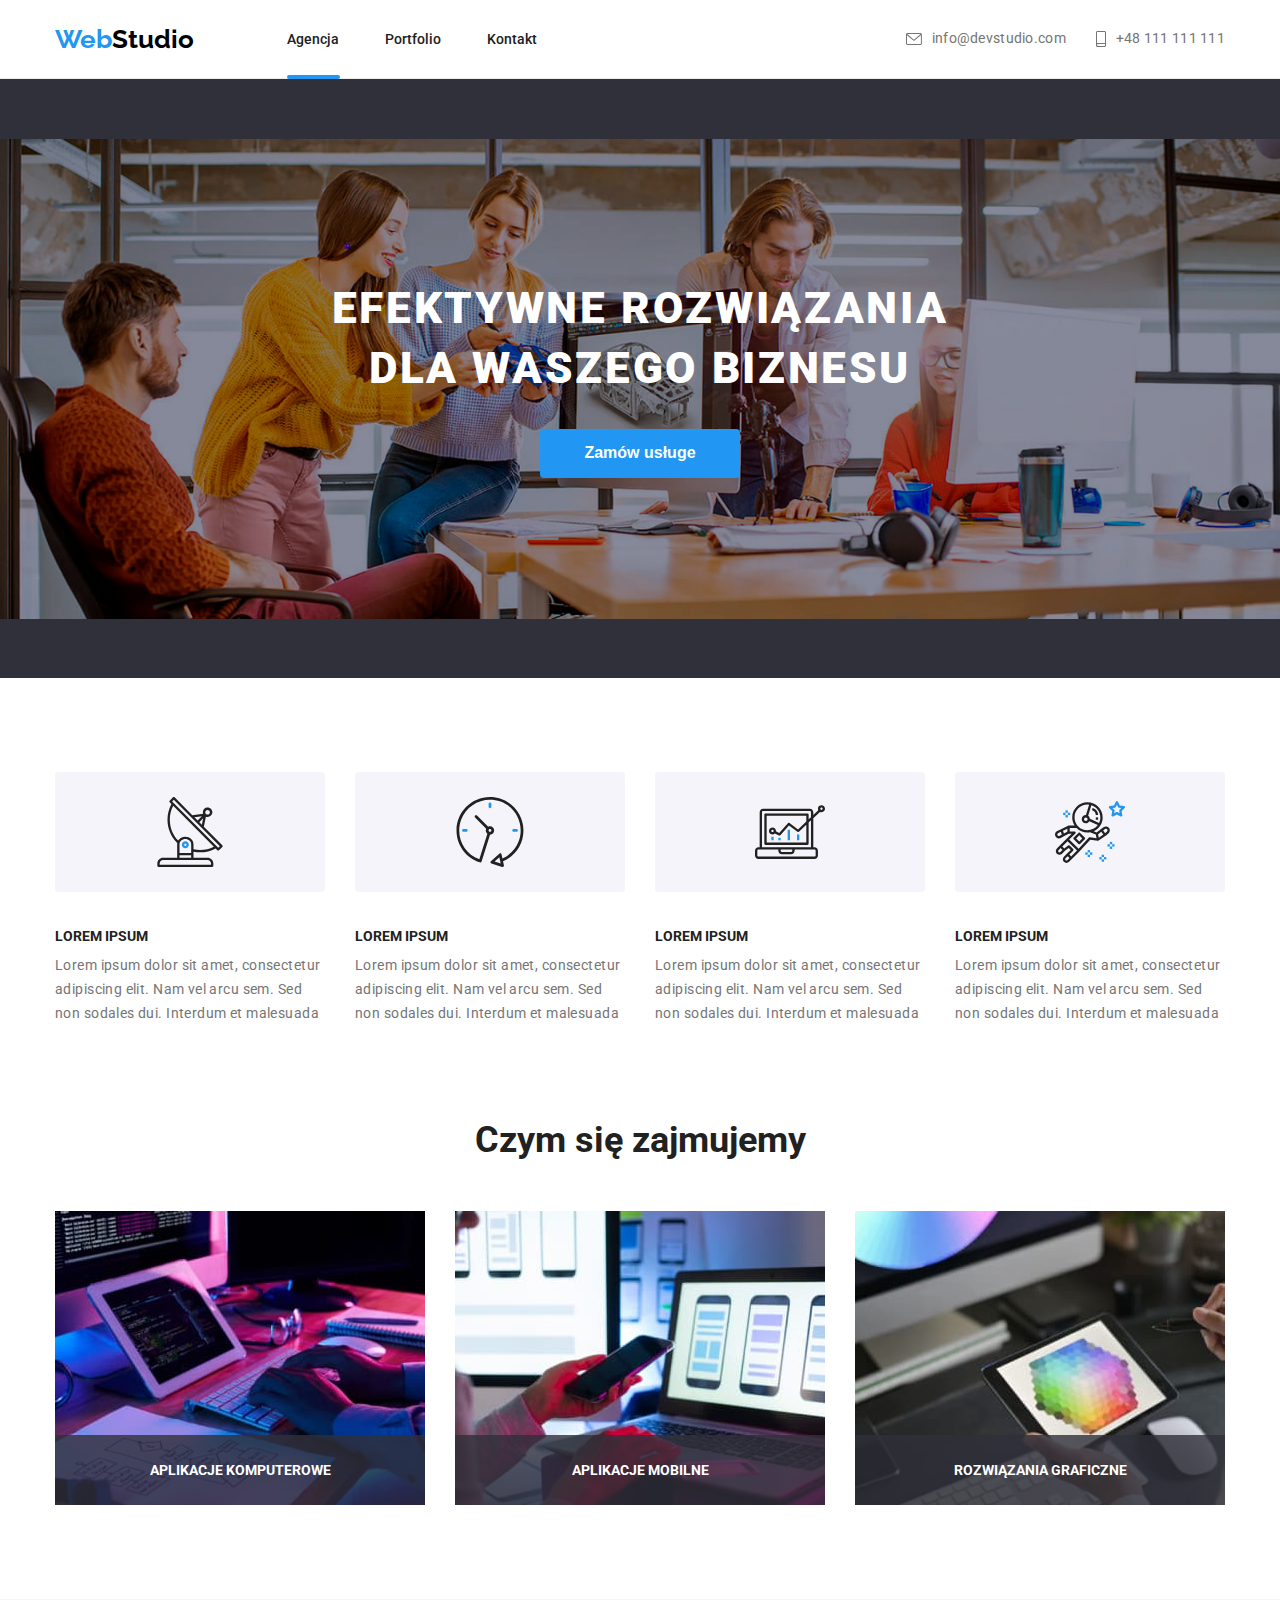
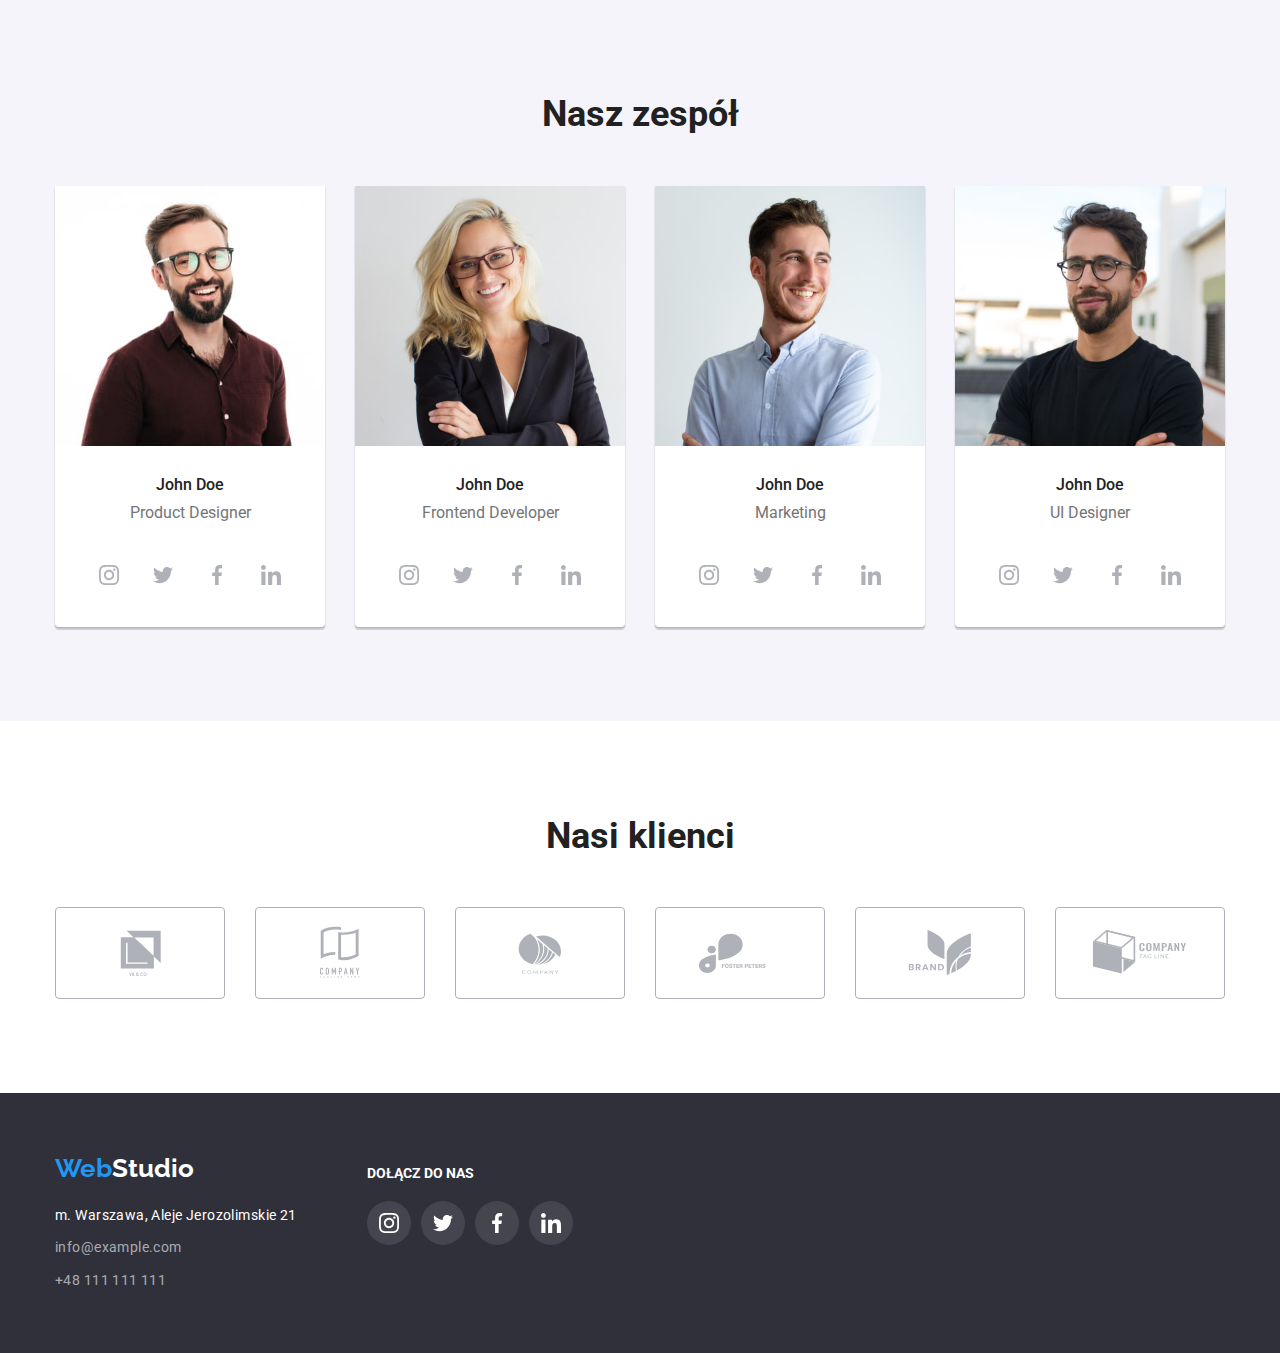
<file: index.html>
<!DOCTYPE html>
<html lang="en">
  <head>
    <meta charset="UTF-8" />
    <meta http-equiv="X-UA-Compatible" content="IE=edge" />
    <meta name="viewport" content="width=device-width, initial-scale=1.0" />
    <title>hw5- main page</title>
    <link
      rel="stylesheet"
      href="https://cdnjs.cloudflare.com/ajax/libs/modern-normalize/1.1.0/modern-normalize.min.css"
      integrity="sha512-wpPYUAdjBVSE4KJnH1VR1HeZfpl1ub8YT/NKx4PuQ5NmX2tKuGu6U/JRp5y+Y8XG2tV+wKQpNHVUX03MfMFn9Q=="
      crossorigin="anonymous"
      referrerpolicy="no-referrer"
    />
    <link rel="stylesheet" href="css/style.css" />
    <link rel="preconnect" href="https://fonts.googleapis.com" />
    <link rel="preconnect" href="https://fonts.gstatic.com" crossorigin />
    <link
      href="https://fonts.googleapis.com/css2?family=Raleway:wght@700&family=Roboto:wght@400;500;700;900&display=swap"
      rel="stylesheet"
    />
  </head>
  <body>
    <header>
      <div class="container hd-border">
        <nav>
          <a class="logo" href="#"><span class="highlight">Web</span>Studio</a>
          <ul class="nav-menu">
            <li class="menu-underline">
              <a class="link-nav" href="index.html">Agencja</a>
            </li>
            <li><a class="link-nav" href="./portfolio.html">Portfolio</a></li>
            <li><a class="link-nav" href="#">Kontakt</a></li>
          </ul>
        </nav>
        <div class="nav">
          <a class="contact" href="mailto:info@devstudio.com"
            ><svg class="mail-icon" width="16" height="12">
              <use href="./images/icons.svg#icon-envelope"></use>
            </svg>
            info@devstudio.com</a
          >
          <a class="contact" href="tel:+48111111111"
            ><svg class="phone-icon" width="10" height="16">
              <use href="./images/icons.svg#icon-smartphone"></use>
            </svg>
            +48 111 111 111</a
          >
        </div>
      </div>
    </header>
    <main>
      <section class="main-box">
        <div class="container">
          <div class="main-section">
            <h1 class="main-text">Efektywne rozwiązania dla waszego biznesu</h1>
            <button class="btn-main" data-modal-open type="button">
              Zamów usługe
            </button>
            <div class="backdrop is-hidden" data-modal>
              <div class="modal">
                <button data-modal-close>
                  <svg class="icon-close" width="11" height="11">
                    <use href="./images/icons.svg#icon-Vector"></use>
                  </svg>
                </button>
              </div>
            </div>
          </div>
        </div>
      </section>
      <!--lorem ipsum-->
      <section class="section">
        <div class="container">
          <ul class="box-text">
            <li>
              <svg class="icon-main" width="70" height="70">
                <use href="./images/icons.svg#icon-antenna-1"></use>
              </svg>
              <h3 class="description-name">LOREM IPSUM</h3>
              <p class="description">
                Lorem ipsum dolor sit amet, consectetur adipiscing elit. Nam vel
                arcu sem. Sed non sodales dui. Interdum et malesuada
              </p>
            </li>
            <li>
              <svg class="icon-main" width="70" height="70">
                <use href="./images/icons.svg#icon-clock-1"></use>
              </svg>
              <h3 class="description-name">LOREM IPSUM</h3>
              <p class="description">
                Lorem ipsum dolor sit amet, consectetur adipiscing elit. Nam vel
                arcu sem. Sed non sodales dui. Interdum et malesuada
              </p>
            </li>
            <li>
              <svg class="icon-main" width="70" height="70">
                <use href="./images/icons.svg#icon-diagram-1"></use>
              </svg>
              <h3 class="description-name">LOREM IPSUM</h3>
              <p class="description">
                Lorem ipsum dolor sit amet, consectetur adipiscing elit. Nam vel
                arcu sem. Sed non sodales dui. Interdum et malesuada
              </p>
            </li>
            <li>
              <svg class="icon-main" width="70" height="70">
                <use href="./images/icons.svg#icon-astronaut-1"></use>
              </svg>
              <h3 class="description-name">LOREM IPSUM</h3>
              <p class="description">
                Lorem ipsum dolor sit amet, consectetur adipiscing elit. Nam vel
                arcu sem. Sed non sodales dui. Interdum et malesuada
              </p>
            </li>
          </ul>
        </div>
      </section>
      <!--czym sie zajmujemy-->
      <section class="section doing">
        <div class="container">
          <h2 class="section-name">Czym się zajmujemy</h2>
          <ul class="do-galery">
            <li class="img-with-title">
              <img
                src="./images/zajecie/work_img1.jpg.jpg"
                alt="programista pisze kod"
                width="370"
                height="294"
              />
              <figcaption class="img-title">Aplikacje komputerowe</figcaption>
            </li>
            <li class="img-with-title">
              <img
                src="./images/zajecie/work_img2.jpg.jpg"
                alt="programista patrzy na telefon"
                width="370"
                height="294"
              />
              <figcaption class="img-title">Aplikacje mobilne</figcaption>
            </li>
            <li class="img-with-title">
              <img
                src="./images/zajecie/work_img3.jpg.jpg"
                width="370"
                height="294"
                alt="programista wybiera kolor"
              />
              <figcaption class="img-title">Rozwiązania graficzne</figcaption>
            </li>
          </ul>
        </div>
      </section>
      <section class="section workers-section">
        <!--Zdjecia naszego zespolu-->
        <div class="container">
          <h2 class="section-name">Nasz zespół</h2>
          <ul class="workers-galery">
            <li class="box-shadow">
              <img
                src="./images/zespol/img_jd1.jpg"
                alt="zdjecie Product Designer"
                width="270"
                height="260"
              />
              <h3 class="worker">John Doe</h3>
              <p class="job-position">Product Designer</p>
              <ul class="workers-socials">
                <li class="social-icons-worker">
                  <svg width="20" height="20">
                    <use href="./images/icons.svg#icon-instagram-2"></use>
                  </svg>
                </li>
                <li class="social-icons-worker">
                  <svg width="20" height="20">
                    <use href="./images/icons.svg#icon-twitter-1"></use>
                  </svg>
                </li>
                <li class="social-icons-worker">
                  <svg width="20" height="20">
                    <use href="./images/icons.svg#icon-facebook-1"></use>
                  </svg>
                </li>
                <li class="social-icons-worker">
                  <svg width="20" height="20">
                    <use href="./images/icons.svg#icon-linkedin-1"></use>
                  </svg>
                </li>
              </ul>
            </li>
            <li class="box-shadow">
              <img
                src="./images/zespol/img_jd2.jpg"
                alt="zdjecie Frontend Developer"
                width="270"
                height="260"
              />
              <h3 class="worker">John Doe</h3>
              <p class="job-position">Frontend Developer</p>
              <ul class="workers-socials">
                <li class="social-icons-worker">
                  <svg width="20" height="20">
                    <use href="./images/icons.svg#icon-instagram-2"></use>
                  </svg>
                </li>
                <li class="social-icons-worker">
                  <svg width="20" height="20">
                    <use href="./images/icons.svg#icon-twitter-1"></use>
                  </svg>
                </li>
                <li class="social-icons-worker">
                  <svg width="20" height="20">
                    <use href="./images/icons.svg#icon-facebook-1"></use>
                  </svg>
                </li>
                <li class="social-icons-worker">
                  <svg width="20" height="20">
                    <use href="./images/icons.svg#icon-linkedin-1"></use>
                  </svg>
                </li>
              </ul>
            </li>
            <li class="box-shadow">
              <img
                src="./images/zespol/img_jd3.jpg"
                alt="zdjecie Marketing"
                width="270"
                height="260"
              />
              <h3 class="worker">John Doe</h3>
              <p class="job-position">Marketing</p>
              <ul class="workers-socials">
                <li class="social-icons-worker">
                  <svg width="20" height="20">
                    <use href="./images/icons.svg#icon-instagram-2"></use>
                  </svg>
                </li>
                <li class="social-icons-worker">
                  <svg width="20" height="20">
                    <use href="./images/icons.svg#icon-twitter-1"></use>
                  </svg>
                </li>
                <li class="social-icons-worker">
                  <svg width="20" height="20">
                    <use href="./images/icons.svg#icon-facebook-1"></use>
                  </svg>
                </li>
                <li class="social-icons-worker">
                  <svg width="20" height="20">
                    <use href="./images/icons.svg#icon-linkedin-1"></use>
                  </svg>
                </li>
              </ul>
            </li>
            <li class="box-shadow">
              <img
                src="./images/zespol/img_jd4.jpg"
                alt="zdjecie UI Designer"
                width="270"
                height="260"
              />
              <h3 class="worker">John Doe</h3>
              <p class="job-position">UI Designer</p>
              <ul class="workers-socials">
                <li class="social-icons-worker">
                  <svg width="20" height="20">
                    <use href="./images/icons.svg#icon-instagram-2"></use>
                  </svg>
                </li>
                <li class="social-icons-worker">
                  <svg width="20" height="20">
                    <use href="./images/icons.svg#icon-twitter-1"></use>
                  </svg>
                </li>
                <li class="social-icons-worker">
                  <svg width="20" height="20">
                    <use href="./images/icons.svg#icon-facebook-1"></use>
                  </svg>
                </li>
                <li class="social-icons-worker">
                  <svg width="20" height="20">
                    <use href="./images/icons.svg#icon-linkedin-1"></use>
                  </svg>
                </li>
              </ul>
            </li>
          </ul>
        </div>
      </section>
      <!--nasi klienci-->
      <section class="section">
        <div class="container">
          <h2 class="section-name">Nasi klienci</h2>
          <ul class="clients">
            <li class="clients-icon">
              <svg width="41" height="46.7">
                <use href="./images/icons.svg#icon-Union"></use>
              </svg>
            </li>
            <li class="clients-icon">
              <svg width="106" height="60">
                <use href="./images/icons.svg#icon-Logo"></use>
              </svg>
            </li>
            <li class="clients-icon">
              <svg width="43.46" height="41.18">
                <use href="./images/icons.svg#icon-Object"></use>
              </svg>
            </li>
            <li class="clients-icon">
              <svg width="84.44" height="40.62">
                <use href="./images/icons.svg#icon-group"></use>
              </svg>
            </li>
            <li class="clients-icon">
              <svg width="106" height="60">
                <use href="./images/icons.svg#icon-Logo3"></use>
              </svg>
            </li>
            <li class="clients-icon">
              <svg width="106" height="60">
                <use href="./images/icons.svg#icon-Logo-1"></use>
              </svg>
            </li>
          </ul>
        </div>
      </section>
    </main>
    <!--footer-->
    <footer class="footer">
      <div class="footer-content container">
        <div class="footer-address">
          <a class="logo" href="index.html" title="Strona główna">
            <span class="highlight">Web</span
            ><span class="foot-logo">Studio</span></a
          >
          <address>
            <span
              class="address-item"
              href="https://goo.gl/maps/G5jL9AZDGEbEC2NTA"
              target="_blank"
              >m. Warszawa, Aleje Jerozolimskie 21</span
            >
            <a class="address-link" href="mailto:info@example.com"
              >info@example.com</a
            >
            <a class="address-link" href="tel:+48111111111">+48 111 111 111</a>
          </address>
        </div>
        <div class="footer-social">
          <p class="footer-social-title">Dołącz do nas</p>
          <div class="footer-social-links">
            <a class="footer-social-link" href="#" target="_blank">
              <svg class="footer-social-icon" width="20px" height="20px">
                <use href="./images/icons.svg#icon-instagram-2"></use>
              </svg>
            </a>
            <a class="footer-social-link" href="#" target="_blank">
              <svg class="footer-social-icon" width="20px" height="20px">
                <use href="./images/icons.svg#icon-twitter-1"></use>
              </svg>
            </a>
            <a class="footer-social-link" href="#" target="_blank">
              <svg class="footer-social-icon" width="20px" height="20px">
                <use href="./images/icons.svg#icon-facebook-1"></use>
              </svg>
            </a>
            <a class="footer-social-link" href="#" target="_blank">
              <svg class="footer-social-icon" width="20px" height="20px">
                <use href="./images/icons.svg#icon-linkedin-1"></use>
              </svg>
            </a>
          </div>
        </div>
      </div>
    </footer>
    <script src="./js/modal.js"></script>
  </body>
</html>
</file>
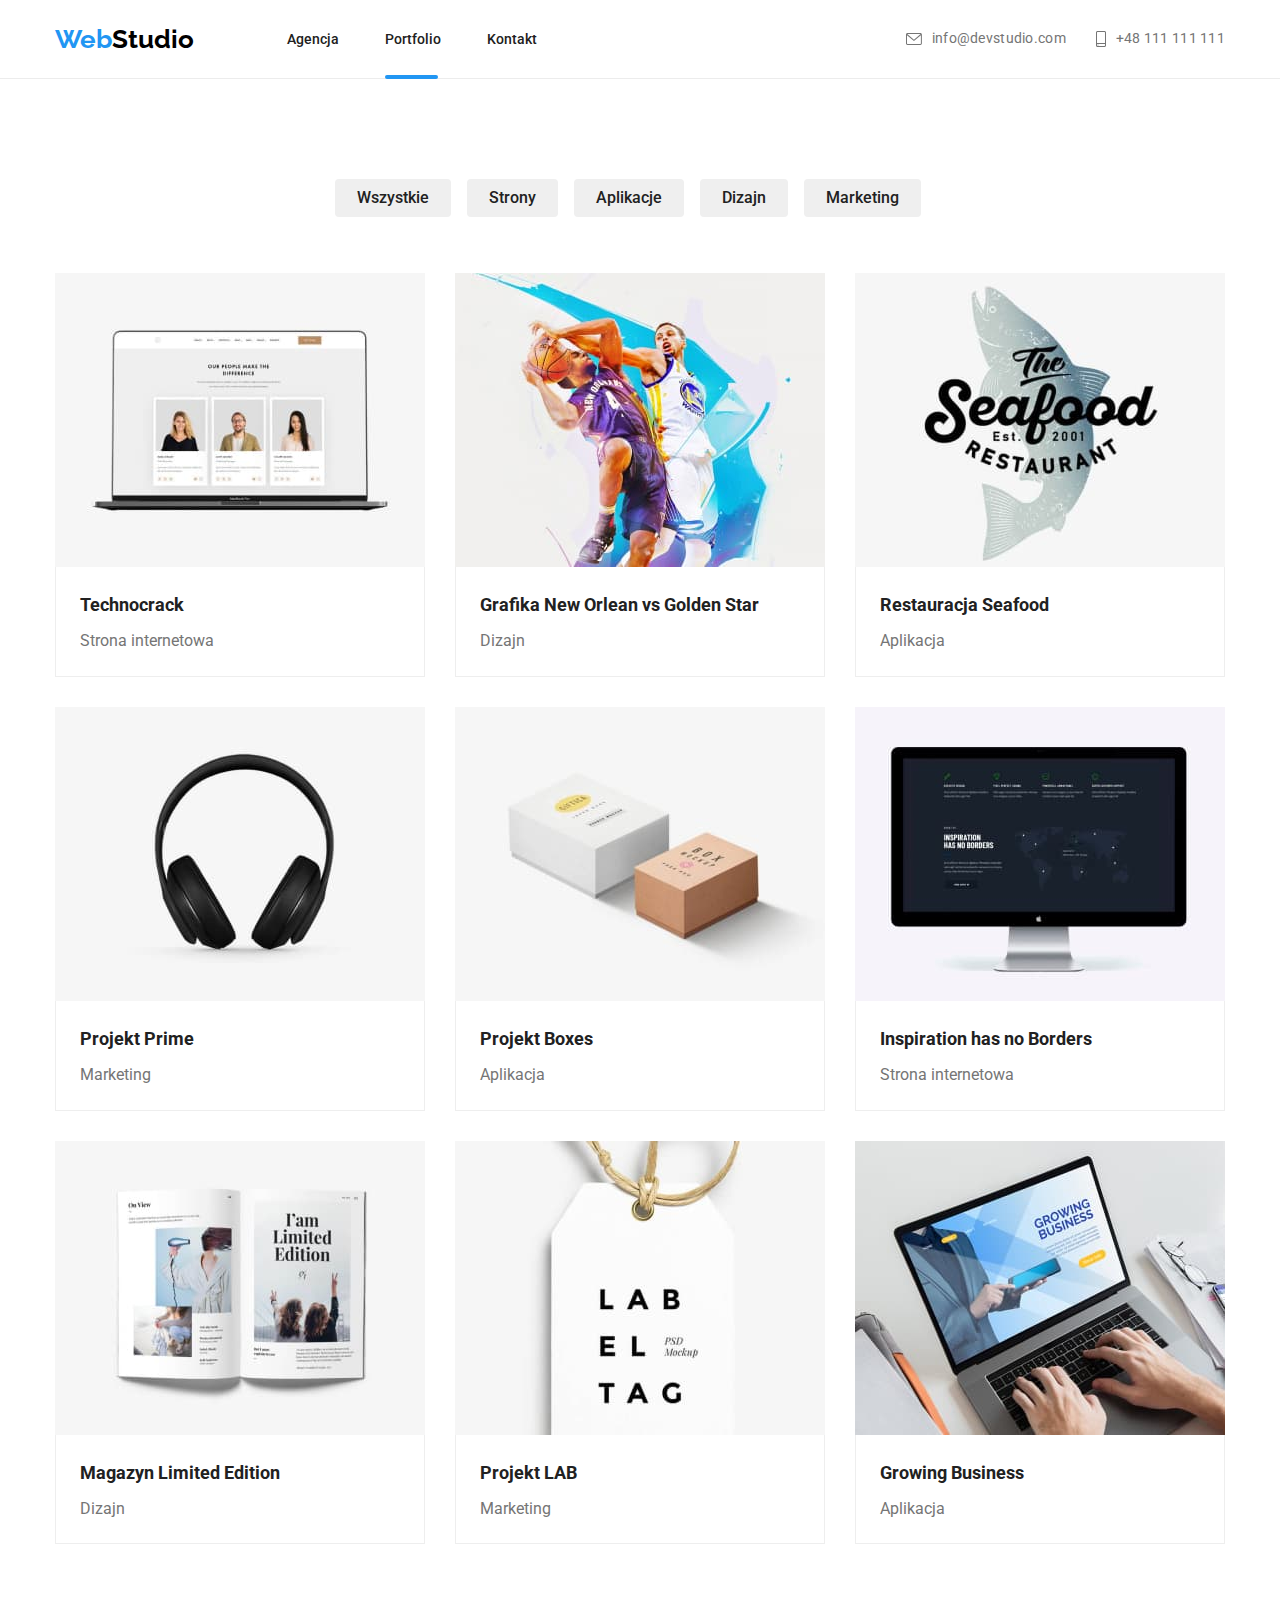
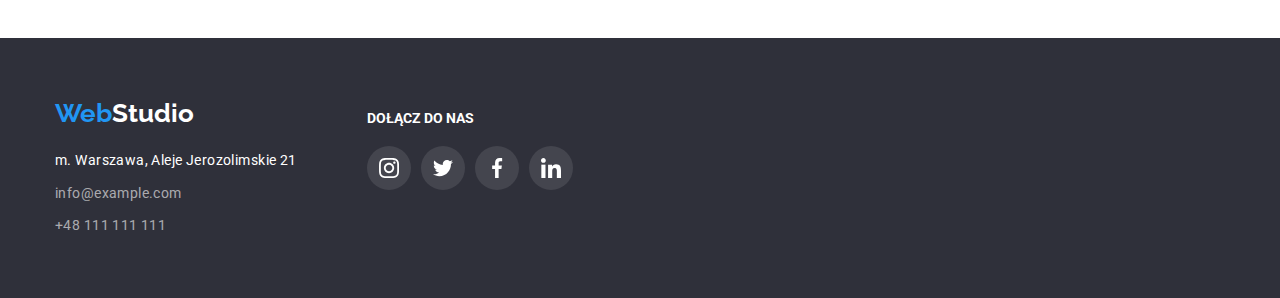
<file: portfolio.html>
<!DOCTYPE html>
<html lang="en">
  <head>
    <meta charset="UTF-8" />
    <meta http-equiv="X-UA-Compatible" content="IE=edge" />
    <meta name="viewport" content="width=device-width, initial-scale=1.0" />
    <title>portfolio</title>
    <link
      rel="stylesheet"
      href="https://cdnjs.cloudflare.com/ajax/libs/modern-normalize/1.1.0/modern-normalize.min.css"
      integrity="sha512-wpPYUAdjBVSE4KJnH1VR1HeZfpl1ub8YT/NKx4PuQ5NmX2tKuGu6U/JRp5y+Y8XG2tV+wKQpNHVUX03MfMFn9Q=="
      crossorigin="anonymous"
      referrerpolicy="no-referrer"
    />
    <link rel="stylesheet" href="css/style.css" />
    <link rel="preconnect" href="https://fonts.googleapis.com" />
    <link rel="preconnect" href="https://fonts.gstatic.com" crossorigin />
    <link
      href="https://fonts.googleapis.com/css2?family=Raleway:wght@700&family=Roboto:wght@400;500;700;900&display=swap"
      rel="stylesheet"
    />
  </head>
  <body>
    <header>
      <div class="container hd-border">
        <nav>
          <a class="logo" href="#"><span class="highlight">Web</span>Studio</a>
          <ul class="nav-menu">
            <li><a class="link-nav" href="index.html">Agencja</a></li>
            <li class="menu-underline">
              <a class="link-nav" href="./portfolio.html">Portfolio</a>
            </li>
            <li><a class="link-nav" href="#">Kontakt</a></li>
          </ul>
        </nav>
        <div class="nav">
          <a class="contact" href="mailto:info@devstudio.com"
            ><svg class="mail-icon" width="16" height="12">
              <use href="./images/icons.svg#icon-envelope"></use>
            </svg>
            info@devstudio.com</a
          >
          <a class="contact" href="tel:+48111111111"
            ><svg class="phone-icon" width="10" height="16">
              <use href="./images/icons.svg#icon-smartphone"></use>
            </svg>
            +48 111 111 111</a
          >
        </div>
      </div>
    </header>
    <main class="section portfolio-bacground">
      <!--filters-->
      <section class="container">
        <ul>
          <div class="btn-portfolio">
            <li><button class="btn-filter" type="button">Wszystkie</button></li>
            <li><button class="btn-filter" type="button">Strony</button></li>
            <li><button class="btn-filter" type="button">Aplikacje</button></li>
            <li><button class="btn-filter" type="button">Dizajn</button></li>
            <li><button class="btn-filter" type="button">Marketing</button></li>
          </div>
        </ul>
      </section>
      <!--Galery-->
      <section class="container">
        <ul class="galery">
          <li class="box-shadow-galery card">
            <div class="img-container">
              <img
                src="./images/galery/notebook.jpg"
                alt="pulpit notebooka ze zdjęciem trzech osób"
                width="370"
                height="294"
              />
              <p class="card-description">
                Technocrack jest popularną platformą wykorzystywaną do
                rozpowszechniania koronawirusa. Firmy wykorzystują tę platformę
                do celów szpiegowskich i ataków na niezabezpieczone serwery
                konkurencji
              </p>
            </div>
            <div class="galery-border">
              <h3 class="product">Technocrack</h3>
              <p class="product-description">Strona internetowa</p>
            </div>
          </li>

          <li class="box-shadow-galery card">
            <div class="img-container">
              <img
                src="./images/galery/basket.jpg"
                alt="dwóch grających koszykarzy"
                width="370"
                height="294"
              />
              <p class="card-description">
                Technocrack jest popularną platformą wykorzystywaną do
                rozpowszechniania koronawirusa. Firmy wykorzystują tę platformę
                do celów szpiegowskich i ataków na niezabezpieczone serwery
                konkurencji
              </p>
            </div>
            <div class="galery-border">
              <h3 class="product">Grafika New Orlean vs Golden Star</h3>
              <p class="product-description">Dizajn</p>
            </div>
          </li>
          <li class="box-shadow-galery card">
            <div class="img-container">
              <img
                src="./images/galery/restaurant.jpg"
                alt="baner restauracji z owocami morza"
                width="370"
                height="294"
              />
              <p class="card-description">
                Technocrack jest popularną platformą wykorzystywaną do
                rozpowszechniania koronawirusa. Firmy wykorzystują tę platformę
                do celów szpiegowskich i ataków na niezabezpieczone serwery
                konkurencji
              </p>
            </div>
            <div class="galery-border">
              <h3 class="product">Restauracja Seafood</h3>
              <p class="product-description">Aplikacja</p>
            </div>
          </li>
          <li class="box-shadow-galery card">
            <div class="img-container">
              <img
                src="./images/galery/headphones.jpg"
                alt="czarne słuchawki"
                width="370"
                height="294"
              />
              <p class="card-description">
                Technocrack jest popularną platformą wykorzystywaną do
                rozpowszechniania koronawirusa. Firmy wykorzystują tę platformę
                do celów szpiegowskich i ataków na niezabezpieczone serwery
                konkurencji
              </p>
            </div>
            <div class="galery-border">
              <h3 class="product">Projekt Prime</h3>
              <p class="product-description">Marketing</p>
            </div>
          </li>
          <li class="box-shadow-galery card">
            <div class="img-container">
              <img
                src="./images/galery/boxes.jpg"
                alt="dwa pudełka"
                width="370"
                height="294"
              />
              <p class="card-description">
                Technocrack jest popularną platformą wykorzystywaną do
                rozpowszechniania koronawirusa. Firmy wykorzystują tę platformę
                do celów szpiegowskich i ataków na niezabezpieczone serwery
                konkurencji
              </p>
            </div>
            <div class="galery-border">
              <h3 class="product">Projekt Boxes</h3>
              <p class="product-description">Aplikacja</p>
            </div>
          </li>
          <li class="box-shadow-galery card">
            <div class="img-container">
              <img
                src="./images/galery/monitor.jpg"
                alt="monitor komputera"
                width="370"
                height="294"
              />
              <p class="card-description">
                Technocrack jest popularną platformą wykorzystywaną do
                rozpowszechniania koronawirusa. Firmy wykorzystują tę platformę
                do celów szpiegowskich i ataków na niezabezpieczone serwery
                konkurencji
              </p>
            </div>
            <div class="galery-border">
              <h3 class="product">Inspiration has no Borders</h3>
              <p class="product-description">Strona internetowa</p>
            </div>
          </li>
          <li class="box-shadow-galery card">
            <div class="img-container">
              <img
                src="./images/galery/book.jpg"
                alt="otwarta książka"
                width="370"
                height="294"
              />
              <p class="card-description">
                Technocrack jest popularną platformą wykorzystywaną do
                rozpowszechniania koronawirusa. Firmy wykorzystują tę platformę
                do celów szpiegowskich i ataków na niezabezpieczone serwery
                konkurencji
              </p>
            </div>
            <div class="galery-border">
              <h3 class="product">Magazyn Limited Edition</h3>
              <p class="product-description">Dizajn</p>
            </div>
          </li>
          <li class="box-shadow-galery card">
            <div class="img-container">
              <img
                src="./images/galery/label.jpg"
                alt="etykieta z napisem"
                width="370"
                height="294"
              />
              <p class="card-description">
                Technocrack jest popularną platformą wykorzystywaną do
                rozpowszechniania koronawirusa. Firmy wykorzystują tę platformę
                do celów szpiegowskich i ataków na niezabezpieczone serwery
                konkurencji
              </p>
            </div>
            <div class="galery-border">
              <h3 class="product">Projekt LAB</h3>
              <p class="product-description">Marketing</p>
            </div>
          </li>
          <li class="box-shadow-galery card">
            <div class="img-container">
              <img
                src="./images/galery/laptop.jpg"
                alt="laptop na którym pisze mężczyzna"
                width="370"
                height="294"
              />
              <p class="card-description">
                Technocrack jest popularną platformą wykorzystywaną do
                rozpowszechniania koronawirusa. Firmy wykorzystują tę platformę
                do celów szpiegowskich i ataków na niezabezpieczone serwery
                konkurencji
              </p>
            </div>
            <div class="galery-border">
              <h3 class="product">Growing Business</h3>
              <p class="product-description">Aplikacja</p>
            </div>
          </li>
        </ul>
      </section>
    </main>
    <!--footer-->
    <footer class="footer">
      <div class="footer-content container">
        <div class="footer-address">
          <a class="logo" href="index.html" title="Strona główna">
            <span class="highlight">Web</span
            ><span class="foot-logo">Studio</span></a
          >
          <address>
            <span
              class="address-item"
              href="https://goo.gl/maps/G5jL9AZDGEbEC2NTA"
              target="_blank"
              >m. Warszawa, Aleje Jerozolimskie 21</span
            >
            <a class="address-link" href="mailto:info@example.com"
              >info@example.com</a
            >
            <a class="address-link" href="tel:+48111111111">+48 111 111 111</a>
          </address>
        </div>
        <div class="footer-social">
          <p class="footer-social-title">Dołącz do nas</p>
          <div class="footer-social-links">
            <a class="footer-social-link" href="#" target="_blank">
              <svg class="footer-social-icon" width="20px" height="20px">
                <use href="./images/icons.svg#icon-instagram-2"></use>
              </svg>
            </a>
            <a class="footer-social-link" href="#" target="_blank">
              <svg class="footer-social-icon" width="20px" height="20px">
                <use href="./images/icons.svg#icon-twitter-1"></use>
              </svg>
            </a>
            <a class="footer-social-link" href="#" target="_blank">
              <svg class="footer-social-icon" width="20px" height="20px">
                <use href="./images/icons.svg#icon-facebook-1"></use>
              </svg>
            </a>
            <a class="footer-social-link" href="#" target="_blank">
              <svg class="footer-social-icon" width="20px" height="20px">
                <use href="./images/icons.svg#icon-linkedin-1"></use>
              </svg>
            </a>
          </div>
        </div>
      </div>
    </footer>
  </body>
</html>
</file>
<file: css/style.css>
* {
  box-sizing: border-box;
  margin: 0;
  padding: 0;
  border: none;
}

body {
  font-family: "Roboto", "sans-serif";
  color: #212121;
  font-size: 14px;
  line-height: 1.46;
  font-weight: 700;
  width: 100%;
  margin: 0 auto;
}
:root {
  --main-font-color: #212121;
  --lighter-color: #2196f3;
  --description-color: #757575;
  --btn-lighter: #ffffff;
  --logo-color: #000000;
  --footer-contact: rgba(255, 255, 255, 0.6);
  --main-box-bacground: #2f303a;
  --main-btn-shadow: 0px 4px 4px rgba(0, 0, 0, 0.15);
  --workers-bacghround: #f5f4fa;
  --hd-border-col: #ececec;
  --galery-border-col: #eeeeee;
  --portfolio-bacgroung-col: #e5e5e5;
  --box-shadow-col: 0px 3px 1px rgba(0, 0, 0, 0.1),
    0px 1px 2px rgba(0, 0, 0, 0.08), 0px 2px 2px rgba(0, 0, 0, 0.12);
  --btn-filter-shadow: 0px 3px 1px rgba(0, 0, 0, 0.1),
    0px 1px 2px rgba(0, 0, 0, 0.08), 0px 2px 2px rgba(0, 0, 0, 0.12);
  --workers-social-color: #afb1b8;
  --clients-border: #afb1b8;
  --footer-social-bacground: rgba(255, 255, 255, 0.1);
  --box-shadow-galery: 0px 1px 1px rgba(0, 0, 0, 0.12),
    0px 4px 4px rgba(0, 0, 0, 0.06), 1px 4px 6px rgba(0, 0, 0, 0.16);
  --img-bacground: rgba(47, 48, 58, 0.8);
  --backdrop-bg: rgba(0, 0, 0, 0.2);
  --modal-box-shadow: 0px 1px 3px rgba(0, 0, 0, 0.12),
    0px 1px 1px rgba(0, 0, 0, 0.14), 0px 2px 1px rgba(0, 0, 0, 0.2);
  --ic-close-border: rgba(0, 0, 0, 0.1);
  --card-des-bg: rgba(33, 150, 243, 0.9);
}
.logo {
  font-family: "Raleway";
  font-weight: 700;
  font-size: 26px;
  color: var(--logo-color);
  text-decoration: none;
  line-height: 1.17;
  display: block;
  padding-right: 93px;
}
.highlight {
  font-family: "Raleway";
  font-weight: 700;
  font-size: 26px;
  color: var(--lighter-color);
  line-height: 1.17;
}
.link-nav {
  text-decoration: none;
  font-weight: 500;
  font-size: 14px;
  color: var(--main-font-color);
  line-height: 1.17;
  list-style: none;
  display: flex;
}
.link-nav:hover,
.link-nav:focus {
  color: var(--lighter-color);
  transition: color 250ms cubic-bezier(0.4, 0, 0.2, 1);
}
.contact {
  color: var(--description-color);
  text-decoration: none;
  line-height: 1.17;
  font-weight: 400;
  font-size: 14px;
  line-height: 1.7;
  gap: 50px;
  display: flex;
  align-items: center;
  gap: 10px;
  transition: color 250ms cubic-bezier(0.4, 0, 0.2, 1);
}
.contact:hover,
.contact:focus {
  color: var(--lighter-color);
}
.main-text {
  font-weight: 900;
  font-size: 44px;
  color: var(--btn-lighter);
  line-height: 1.36;
  text-align: center;
  text-transform: uppercase;
  line-height: 1.3636;
  letter-spacing: 0.06em;
  width: 696px;
}
.main-section {
  display: flex;
  flex-direction: column;
  justify-content: center;
  align-items: center;
  gap: 30px;
}
.btn-main {
  font-weight: 700;
  font-size: 16px;
  color: var(--btn-lighter);
  background-color: var(--lighter-color);
  line-height: 1.8;
  width: 200px;
  border-radius: 4px;
  padding: 10px 41px;
  transition: box-shadow 250ms cubic-bezier(0.4, 0, 0.2, 1);
}
.btn-main:hover,
.btn-main:focus {
  box-shadow: var(--main-btn-shadow);
  border-radius: 4px;
  cursor: pointer;
}
.is-hidden {
  visibility: hidden;
  opacity: 0;
  pointer-events: none;
}
.modal {
  position: absolute;
  width: 528px;
  height: 581px;
  background-color: var(--btn-lighter);
  margin: 0;
  box-shadow: var(--modal-box-shadow);
  border-radius: 4px;
  transition: transform 250ms cubic-bezier(0.4, 0, 0.2, 1);
}
.icon-close {
  width: 30px;
  height: 30px;
  display: flex;
  position: absolute;
  right: 0;
  top: 0;
  fill: var(--logo-color);
  border: 1px solid var(--ic-close-border);
  border-radius: 50%;
  cursor: pointer;
  margin: 8px;
  padding: 9px;
}
.backdrop {
  position: fixed;
  left: 0;
  top: 0;
  width: 100vw;
  height: 100vh;
  display: flex;
  justify-content: center;
  align-items: center;
  background-color: var(--backdrop-bg);
  z-index: 10;
  transition-property: visibility, opacity;
  transition-duration: 250ms;
  transition-timing-function: cubic-bezier(0.4, 0, 0.2, 1);
}
.is-hidden .modal {
  transform: scale(2);
}
.description-name {
  font-size: 14px;
  color: var(--main-font-color);
  line-height: 1.17;
  margin-bottom: 10px;
  margin-top: 30px;
}
.description {
  font-weight: 400;
  font-size: 14px;
  color: var(--description-color);
  line-height: 1.7;
  letter-spacing: 0.03em;
}
.section-name {
  font-size: 36px;
  color: var(--main-font-color);
  line-height: 1.17;
  text-align: center;
  padding-top: 0px;
  display: block;
}
.worker {
  font-weight: 500;
  font-size: 16px;
  color: var(--main-font-color);
  line-height: 1.17;
  padding-top: 30px;
  text-align: center;
}
.job-position {
  font-weight: 400;
  font-size: 16px;
  color: var(--description-color);
  line-height: 1.17;
  padding-top: 10px;
  padding-bottom: 30px;
  text-align: center;
}

.btn-filter {
  font-family: "Roboto";
  font-weight: 500;
  font-size: 16px;
  color: var(--main-font-color);
  line-height: 1.6;
  cursor: pointer;
  list-style: none;
  padding: 6px 22px 6px 22px;
  margin-right: 8px;
  border-radius: 4px;
  transition-property: color, background-color, box-shadow;
  transition-duration: 250ms;
  transition-timing-function: cubic-bezier(0.4, 0, 0.2, 1);
}
.btn-filter:hover,
.btn-filter:focus {
  background-color: var(--lighter-color);
  color: var(--btn-lighter);
  box-shadow: var(--btn-filter-shadow);
  cursor: pointer;
}
.product {
  font-size: 18px;
  color: var(--main-font-color);
  line-height: 2;
  padding-top: 20px;
  margin-left: 24px;
}
.product-description {
  font-weight: 400;
  font-size: 16px;
  color: var(--description-color);
  line-height: 1.8;
  padding-left: 24px;
  padding-top: 4px;
}
.container {
  max-width: 1200px;
  margin: 0 auto;
  padding: 0 15px;
}
.section {
  padding-top: 94px;
  padding-bottom: 94px;
}
nav {
  display: flex;
}
.nav {
  font-size: 14px;
  line-height: 1.1;
  font-weight: 500;
  letter-spacing: 0.02em;
  display: flex;
  align-items: center;
  gap: 30px;
}
.menu-underline {
  position: relative;
}
.menu-underline ::after {
  content: " ";
  position: absolute;
  width: 53px;
  height: 4px;
  border-radius: 2px;
  background-color: var(--lighter-color);
  display: block;
  margin-top: 44px;
}
.nav-menu {
  list-style: none;
  gap: 46px;
  display: flex;
  align-items: center;
  gap: 46px;
  flex-direction: row;
}
header {
  border-bottom: 1px solid var(--hd-border-col);
}
.hd-border {
  padding-top: 24px;
  padding-bottom: 24px;
  display: flex;
  justify-content: space-between;
  align-items: center;
}
.main-box {
  background-image: url(../images/main-foto.jpg),
    linear-gradient(to top, rgba(47, 48, 58, 0.4), rgba(47, 48, 58, 0.4));
  background-size: contain;
  align-items: center;
  background-color: #2f303a;
  text-align: center;
  background-repeat: no-repeat;
  background-position: center;
  padding: 200px 0;
}
.box-text {
  display: flex;
  justify-content: space-between;
  max-width: 1170px;
  gap: 30px;
  list-style: none;
}
.doing {
  display: block;
  padding-top: 0px;
}
.img-with-title {
  position: relative;
  display: inline-flex;
}
.img-title {
  position: absolute;
  left: 0;
  right: 0;
  background-color: var(--img-bacground);
  color: var(--btn-lighter);
  text-transform: uppercase;
  bottom: 0;
  padding: 27px;
  text-align: center;
  font-size: 14px;
  line-height: 1.17;
}
.do-galery {
  width: 100%;
  display: flex;
  justify-content: center;
  gap: 30px;
  list-style: none;
  margin-top: 50px;
}
.workers-section {
  background-color: var(--workers-bacghround);
  display: block;
}
.workers-galery {
  display: flex;
  justify-content: center;
  flex-direction: row;
  gap: 30px;
  align-items: center;
  list-style: none;
  padding-top: 50px;
}
.box-shadow {
  box-shadow: var(--box-shadow-col);
  border-radius: 0px 0px 4px 4px;
  align-items: stretch;
  background-color: var(--btn-lighter);
}

.style {
  font-style: normal;
  list-style: none;
}
.portfolio-bacground {
  background-color: var(--btn-lighter);
}
.btn-portfolio {
  display: flex;
  justify-content: center;
  gap: 8px;
  list-style: none;
  padding-top: 6px;
  padding-right: 22px;
  padding-bottom: 6px;
  padding-left: 6px;
}
.card {
  width: 370px;
  background-color: var(--btn-lighter);
}
.img-container {
  position: relative;
}
.img-container > img {
  display: block;
  width: 100%;
  height: 100%;
  object-fit: cover;
}
.card-description {
  font-weight: 400px;
  font-size: 18px;
  line-height: 1.5;
  padding-left: 24px;
  align-items: center;
  padding-top: 49px;
  margin: 0;
  position: absolute;
  left: 0;
  right: 0;
  top: 0;
  bottom: 0;
  background: var(--card-des-bg);
  color: var(--btn-lighter);
}
.img-container {
  overflow: hidden;
}
.card-description {
  transform: translateY(100%);
  transition: transform 0.3s ease-in;
}
.card:hover .card-description {
  transform: translateY(0);
}
.galery {
  max-width: 1170px;
  display: flex;
  gap: 30px;
  flex-wrap: wrap;
  list-style: none;
  padding-top: 50px;
}
.galery-border {
  width: 370px;
  border-left: 1px solid var(--galery-border-col);
  border-right: 1px solid var(--galery-border-col);
  border-bottom: 1px solid var(--galery-border-col);
  padding-bottom: 20px;
  padding-top: 0%;
  display: block;
}
.box-shadow-galery:hover,
.box-shadow-galery:focus {
  box-shadow: var(--box-shadow-galery);
  cursor: pointer;
  transition: box-shadow 250ms cubic-bezier(0.4, 0, 0.2, 1);
}
img {
  display: block;
}
.mail-icon {
  fill: var(--description-color);
}
.phone-icon {
  fill: var(--description-color);
}
.mail-icon:hover,
:focus {
  fill: var(--lighter-color);
}
.phone-icon:hover,
:focus {
  fill: var(--lighter-color);
}
.icon-main {
  background-color: var(--workers-bacghround);
  width: 270px;
  height: 120px;
  border-radius: 4px;
  padding-top: 25px;
  padding-bottom: 25px;
}
.workers-socials {
  list-style: none;
  max-width: 270px;
  display: flex;
  justify-content: space-between;
  gap: 10px;
  fill: var(--clients-border);
  padding-left: 32px;
  padding-right: 32px;
  padding-bottom: 30px;
}
.social-icons-worker {
  height: 44px;
  width: 44px;
  padding-top: 12px;
  padding-left: 12px;
  background-color: var(--btn-lighter);
  transition-property: fill, background-color, border-radius;
  transition-duration: 250ms;
  transition-timing-function: cubic-bezier(0.4, 0, 0.2, 1);
}
.social-icons-worker:hover,
.social-icons-worker:focus {
  background-color: var(--lighter-color);
  border-radius: 50%;
  fill: var(--btn-lighter);
  cursor: pointer;
}
.clients {
  list-style: none;
  display: flex;
  justify-content: space-between;
  gap: 30px;
  fill: var(--clients-border);
  padding-top: 50px;
}
.clients-icon {
  width: 170px;
  height: 92px;
  border: 1px solid var(--clients-border);
  border-radius: 4px;
  display: flex;
  justify-content: center;
  align-items: center;
  transition-property: fill, border, border-radius;
  transition-duration: 250ms;
  transition-timing-function: cubic-bezier(0.4, 0, 0.2, 1);
}
.clients-icon:hover,
.clients-icon:focus {
  fill: var(--lighter-color);
  cursor: pointer;
  border: 1px solid var(--lighter-color);
  border-radius: 4px;
}
.footer {
  padding-top: 60px;
  padding-bottom: 60px;
  width: 100%;
  background-color: var(--main-box-bacground);
}
.footer-content {
  display: flex;
}
.foot-logo {
  color: var(--btn-lighter);
}
.footer-address {
  margin-right: 70px;
}
.footer address {
  font-size: 14px;
  letter-spacing: 0.03em;
  font-style: normal;
  display: flex;
  flex-direction: column;
  line-height: 1.6;
}
.footer .address-item {
  margin-top: 20px;
  font-style: normal;
  font-weight: 400;
  font-size: 14px;
  color: var(--btn-lighter);
  line-height: 1.7;
}
.footer .address-link {
  text-decoration: none;
  margin-top: 9px;
  font-weight: 400;
  font-size: 14px;
  color: var(--footer-contact);
  line-height: 1.7;
}
.footer .address-item span {
  text-decoration: underline;
}
.address-link:hover,
.address-link:focus {
  color: var(--lighter-color);
}
.footer-social {
  margin-top: 12px;
}
.footer-social-title {
  font-size: 14px;
  font-weight: 700;
  text-transform: uppercase;
  line-height: 1.15;
  margin-bottom: 20px;
  color: var(--btn-lighter);
}
.footer-social-link {
  display: flex;
  height: 44px;
  width: 44px;
  justify-content: center;
  align-items: center;
  border-radius: 50%;
  background-color: var(--footer-social-bacground);
}
.footer-social-icon {
  fill: var(--btn-lighter);
  transition-property: fill, background-color, border-radius;
  transition-duration: 250ms;
  transition-timing-function: cubic-bezier(0.4, 0, 0.2, 1);
}
.footer-social-links {
  display: flex;
  gap: 10px;
  transition: bacground-color 250ms cubic-bezier(0.4, 0, 0.2, 1);
}
.footer-social-link:hover,
.footer-social-link:focus {
  background-color: var(--lighter-color);
  border-radius: 50%;
  cursor: pointer;
}
</file>
